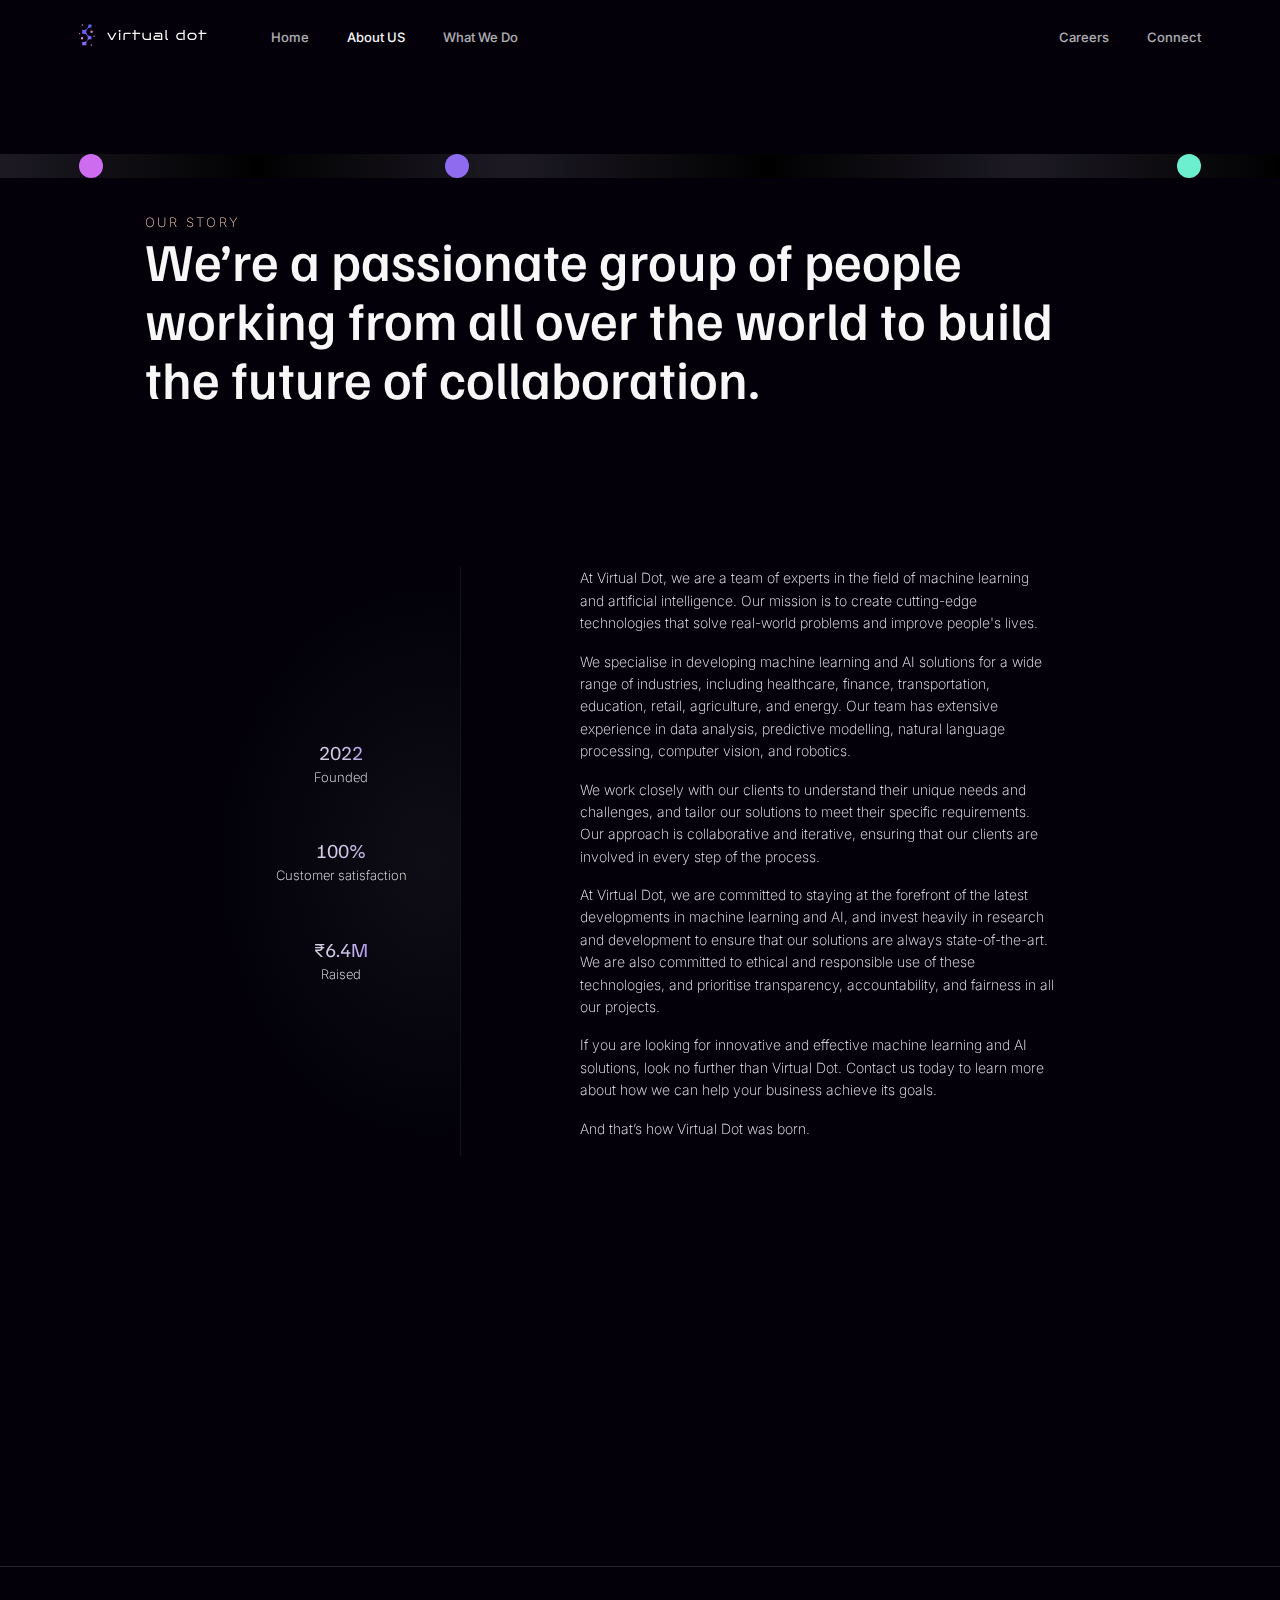
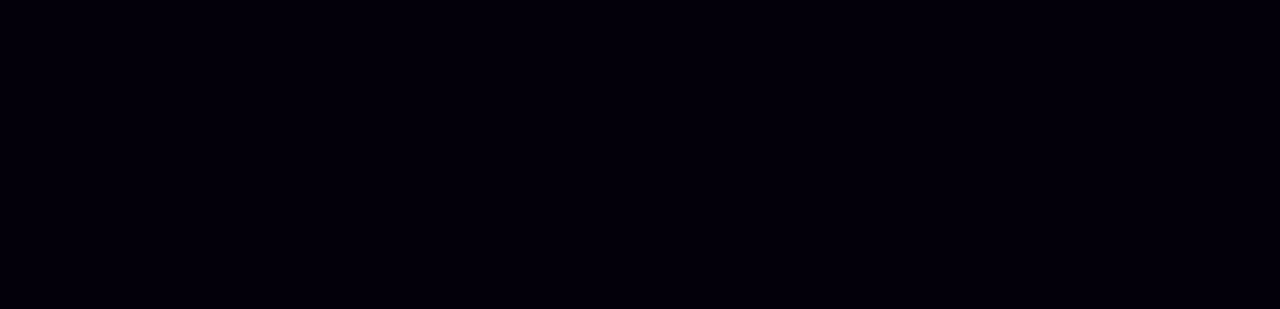
<file: about.html>
<!DOCTYPE html>
<html lang="en">
  <head>
    <meta charset="UTF-8" />
    <meta name="viewport" content="width=device-width, initial-scale=1.0" />
    <title>Virtual Dot | About</title>
    <link
      rel="stylesheet"
      href="https://cdn.jsdelivr.net/npm/swiper@11/swiper-bundle.min.css"
    />
    <link href="https://unpkg.com/aos@2.3.1/dist/aos.css" rel="stylesheet" />
    <link rel="stylesheet" href="./assets/css/base.css" />
    <link rel="stylesheet" href="./assets/css/main.css" />
  </head>
  <body>
    <!-- header -->
    <header class="header" id="header">
      <div class="container">
        <div class="header-main">
          <div class="logo">
            <a href="/">
              <img
                src="./assets/images/logo.svg"
                alt="logo virtualDot"
                width="155"
                height="26"
              />
            </a>
          </div>
          <!-- navmenu -->
          <button class="nav-btn" id="navbtn">
            <span></span>
            <span></span>
            <span></span>
          </button>
          <nav class="navMenu" id="navbar">
            <ul class="navList">
              <li>
                <a href="/">Home</a>
              </li>
              <li class="active">
                <a href="./about.html">About US</a>
              </li>
              <li>
                <a href="#">What We Do</a>
              </li>
            </ul>
            <ul class="navList">
              <li>
                <a href="#">Careers</a>
              </li>
              <li>
                <a href="#">Connect</a>
              </li>
            </ul>
          </nav>
        </div>
      </div>
    </header>

    <main class="main">
      <!-- banner section -->
      <section class="about-banner section-padding">
        <div class="shape-about">
          <div class="shape-width container">
            <span></span>
            <span></span>
            <span class="transparent"></span>
            <span></span>
          </div>
        </div>
        <div class="container">
          <div class="about-wrapper" data-aos="fade-up">
            <span class="subhead">Our story</span>
            <h1>
              We’re a passionate group of people working from all over the world
              to build the future of collaboration.
            </h1>
          </div>
        </div>
      </section>

      <!-- about us section -->
      <section class="about-us section-padding">
        <div class="container">
          <div class="about-grid">
            <div class="about-projects" data-aos="fade-right">
              <div class="about-block">
                <h5>2022</h5>
                <span>Founded</span>
              </div>
              <div class="about-block">
                <h5>100%</h5>
                <span>Customer satisfaction</span>
              </div>
              <div class="about-block">
                <h5>₹6.4M</h5>
                <span>Raised</span>
              </div>
            </div>
            <div class="about-content" data-aos="fade-left">
              <p>
                At Virtual Dot, we are a team of experts in the field of machine
                learning and artificial intelligence. Our mission is to create
                cutting-edge technologies that solve real-world problems and
                improve people's lives.
              </p>
              <p>
                We specialise in developing machine learning and AI solutions
                for a wide range of industries, including healthcare, finance,
                transportation, education, retail, agriculture, and energy. Our
                team has extensive experience in data analysis, predictive
                modelling, natural language processing, computer vision, and
                robotics.
              </p>
              <p>
                We work closely with our clients to understand their unique
                needs and challenges, and tailor our solutions to meet their
                specific requirements. Our approach is collaborative and
                iterative, ensuring that our clients are involved in every step
                of the process.
              </p>
              <p>
                At Virtual Dot, we are committed to staying at the forefront of
                the latest developments in machine learning and AI, and invest
                heavily in research and development to ensure that our solutions
                are always state-of-the-art. We are also committed to ethical
                and responsible use of these technologies, and prioritise
                transparency, accountability, and fairness in all our projects.
              </p>
              <p>
                If you are looking for innovative and effective machine learning
                and AI solutions, look no further than Virtual Dot. Contact us
                today to learn more about how we can help your business achieve
                its goals.
              </p>
              <p>And that’s how Virtual Dot was born.</p>
            </div>
          </div>
        </div>
      </section>

      <!-- our value section -->
      <section class="our-value section-padding">
        <div class="container">
          <div class="heading" data-aos="fade-up">
            <span class="subhead">our values</span>
            <h3>Our values are the catalyst for all of our endeavors</h3>
          </div>
          <div class="values-wrapper">
            <div class="value-box"></div>
          </div>
        </div>
      </section>
    </main>

    <!-- footer -->
    <footer class="footer">
      <div class="container">
        <div class="footer-main" data-aos="fade-up">
          <div class="footer-about">
            <a href="#" class="footer-logo">
              <img
                src="./assets/images/logo.svg"
                alt="footer logo"
                width="155"
                height="26"
              />
            </a>
            <p>
              Lorem ipsum dolor sit amet, consectetur adipiscing elit. Nullam
              dictum aliquet accumsan porta lectus ridiculus in mattis. Netus
              sodales in volutpat ullamcorper amet adipiscing fermentum.
            </p>
            <div class="social-links">
              <ul class="social">
                <li>
                  <a href="#">
                    <img
                      src="./assets/images/social-icons/git.svg"
                      alt="social image"
                      width="20"
                      height="20"
                    />
                  </a>
                </li>
                <li>
                  <a href="#">
                    <img
                      src="./assets/images/social-icons/discord.svg"
                      alt="social image"
                      width="20"
                      height="20"
                    />
                  </a>
                </li>
                <li>
                  <a href="#">
                    <img
                      src="./assets/images/social-icons/twitter.svg"
                      alt="social image"
                      width="20"
                      height="20"
                    />
                  </a>
                </li>
                <li>
                  <a href="#">
                    <img
                      src="./assets/images/social-icons/linkedin.svg"
                      alt="social image"
                      width="20"
                      height="20"
                    />
                  </a>
                </li>
                <li>
                  <a href="#">
                    <img
                      src="./assets/images/social-icons/youtube.svg"
                      alt="social image"
                      width="20"
                      height="20"
                    />
                  </a>
                </li>
              </ul>
            </div>
          </div>
          <div class="footer-navmenu">
            <h6 class="footer-head">Company</h6>
            <ul class="footer-menu">
              <li><a href="#">Home</a></li>
              <li><a href="#">About</a></li>
              <li><a href="#">What We Do</a></li>
              <li><a href="#">Careers</a></li>
            </ul>
          </div>
          <div class="footer-navmenu">
            <h6 class="footer-head">What we do</h6>
            <ul class="footer-menu">
              <li><a href="#">Our expertise</a></li>
              <li><a href="#">Our solutions</a></li>
              <li><a href="#">Other expertise</a></li>
            </ul>
          </div>
          <div class="footer-navmenu">
            <h6 class="footer-head">Resources</h6>
            <ul class="footer-menu">
              <li><a href="#">Connect</a></li>
              <li><a href="#">Terms and Conditions</a></li>
              <li><a href="#">Privacy Policy</a></li>
            </ul>
          </div>
        </div>
      </div>
    </footer>

    <script src="https://unpkg.com/aos@2.3.1/dist/aos.js"></script>
    <script src="https://cdn.jsdelivr.net/npm/swiper@11/swiper-bundle.min.js"></script>
    <script src="./assets/js/script.js"></script>
  </body>
</html>
</file>
<file: assets/css/base.css>
@import "variable.css";

*,
:after,
:before {
  box-sizing: border-box;
  margin: 0;
  padding: 0;
}

html {
  -ms-text-size-adjust: 100%;
  -webkit-text-size-adjust: 100%;
  box-sizing: border-box;
  -webkit-tap-highlight-color: transparent;
  -webkit-text-size-adjust: none;
  -webkit-font-smoothing: antialiased;
  -ms-text-size-adjust: none;
  scroll-behavior: smooth;
  font-size: 16px;
}

body {
  margin: 0;
  box-sizing: border-box;
  font-family: var(--inter-family);
  font-size: var(--base-font);
  line-height: 1.4;
  overflow-x: hidden;
  cursor: url(/assets/images/cursor.svg), auto;
  background-color: var(--primary-100);
  color: var(--secondary-100);
  font-weight: var(--font-weight-200);
}

h1,
h2,
h3,
h4,
h5,
h6 {
  font-family: var(--Familjen-family);
  line-height: 1.1;
  font-weight: var(--font-weight-500);
  margin-bottom: 10px;
}

h1 {
  font-size: var(--h1-font);
}

h2 {
  font-size: var(--h2-font);
}

h3 {
  font-size: var(--h3-font);
}

h4 {
  font-size: var(--h4-font);
}

h5 {
  font-size: var(--h5-font);
}

h6 {
  font-size: var(--h6-font);
}

a {
  display: inline-block;
  text-decoration: none;
  outline: none;
  cursor: pointer;
  transition: all 0.24s ease-in-out;
  cursor: pointer;
  color: var(--secondary-100);
}

img {
  max-width: 100%;
  height: auto;
}

ul {
  list-style: none;
  padding: 0;
  margin: 0;
}

p {
  margin-bottom: 1rem;
  line-height: 1.6;
}

input,
select,
textarea,
button,
a {
  text-decoration: none;
  outline: none;
  box-shadow: none;
}

::-moz-selection {
  color: var(--primary-100);
  background: var(--secondary-100);
  text-shadow: none;
}

::selection {
  color: var(--primary--100);
  background: var(--secondary-100);
  text-shadow: none;
}

::-webkit-scrollbar {
  width: 8px;
  background: var(--secondary-100);
  border-radius: 12px;
}

::-webkit-scrollbar-thumb {
  width: 4px;
  background: var(--primary-200);
  border-radius: 12px;
}

section {
  height: auto;
}
.container {
  max-width: 1240px;
  margin: 0 auto;
  width: 100%;
  padding-left: 15px;
  padding-right: 15px;
}

.section-padding-top {
  padding-top: clamp(80px, 5.729vw, 110px);
}
.section-padding-bottom {
  padding-bottom: clamp(70px, 5.208vw, 100px);
}
.section-padding {
  padding-top: clamp(80px, 5.729vw, 110px);
  padding-bottom: clamp(70px, 5.208vw, 100px);
}

.btn {
  font-weight: var(--font-weight-500);
  font-size: var(--font-md);
  padding: 10px 20px;
  border-radius: 100px;
  display: flex;
  align-items: center;
  gap: 10px;
  justify-content: center;
  width: max-content;
  transition: all 0.25s linear;
}
.btn-primary {
  background: var(--secondary-100);
  color: var(--primary-100);
}
.btn-primary:hover {
  background: rgba(247, 247, 248, 0.11);
  color: var(--secondary-100);
}
.btn svg path {
  transition: all 0.25s linear;
}
.btn-primary:hover svg path {
  fill: var(--secondary-100);
}
.btn-secondary {
  color: var(--secondary-100);
  background: rgba(247, 247, 248, 0.11);
}
.btn-secondary:hover {
  background: var(--secondary-100);
  color: var(--primary-100);
}
.btn-secondary:hover svg path {
  fill: var(--primary-100);
}

.flex {
  display: flex;
  align-items: center;
  justify-content: center;
  flex-wrap: wrap;
}

/* animation css */
</file>
<file: assets/css/main.css>
/* ==================== header css start here ======================= */
.header {
  padding: 20px 0;
  background: linear-gradient(
    90.09deg,
    rgba(3, 0, 10, 0.7) 0%,
    rgba(3, 0, 10, 0.4) 100%
  );
}
.header.sticky {
  position: fixed;
  top: 0;
  width: 100%;
  z-index: 99;
  backdrop-filter: blur(8px);
}

.header-main {
  display: flex;
  align-items: center;
  justify-content: space-between;
  gap: 10px 64px;
}

nav.navMenu {
  width: 100%;
  display: flex;
  align-items: center;
  justify-content: space-between;
  gap: 10px;
}
.navList {
  display: flex;
  align-items: center;
  gap: 10px 38px;
}
.navList li a {
  padding: 8px 0;
  font-size: var(--base-font);
  opacity: 0.7;
  font-weight: var(--font-weight-500);
}
.navList li a:hover,
.navList li.active a {
  opacity: 1;
}
button.nav-btn {
  display: none;
  flex-direction: column;
  gap: 5px;
  background: transparent;
  border: 0;
  padding: 0;
  position: relative;
  z-index: 3;
}
button.nav-btn span {
  display: inline-block;
  width: 30px;
  height: 3px;
  background: var(--secondary-100);
  border-radius: 30px;
  transition: all 0.25s linear;
}
button.nav-btn.active span:nth-child(2) {
  opacity: 0;
}

button.nav-btn.active span:first-child {
  transform: rotate(45deg);
  position: relative;
  top: 8px;
}

button.nav-btn.active span:last-child {
  transform: rotate(-45deg);
  top: -8px;
  position: relative;
}
nav.navMenu.active {
  display: block;
  position: absolute;
  right: 0;
  top: 0;
  background: var(--border-color);
  padding: 40px 0;
}

nav.navMenu.active ul.navList {
  flex-direction: column;
  display: flex;
}
/* ==================== header css end here ======================= */

/* ==================== footer css start here ======================= */
footer.footer {
  border-top: 1px solid rgb(247 247 248 / 13%);
  padding: clamp(40px, 4.167vw, 80px) 0;
}

.footer-about {
  display: flex;
  flex-direction: column;
  gap: 30px;
  width: 100%;
  max-width: 40%;
  color: var(--gray-color);
}

.footer-main {
  display: flex;
  flex-wrap: wrap;
  gap: 30px;
  justify-content: space-between;
}
h6.footer-head {
  margin-bottom: 30px;
  letter-spacing: 0.5px;
}

ul.footer-menu {
  display: grid;
  gap: 20px;
}

ul.footer-menu li a {
  color: var(--gray-color);
}
ul.footer-menu li a:hover {
  color: var(--secondary-100);
}

ul.social {
  display: flex;
  flex-wrap: wrap;
  gap: 16px;
  align-items: center;
  line-height: 0;
}
ul.social li a:hover {
  transform: scale(1.2);
}
/* ==================== footer css end here ======================= */

/* ==================== main Home page css start here ====================== */
/* --- banner section --- */
.banner-shape {
  padding-top: clamp(50px, 4.167vw, 80px);
  padding-bottom: clamp(40px, 3.125vw, 60px);
}
.banner-btn-text {
  max-width: 560px;
  margin: 0 auto;
  text-align: center;
  display: flex;
  flex-direction: column;
  gap: 30px;
  padding-bottom: clamp(40px, 3.125vw, 60px);
}
.banner-btn-text h5 {
  font-weight: var(--font-weight-400);
  line-height: 1.4;
  font-family: var(--inter-family);
}
.btn-sections {
  gap: 12px;
}
.logo-wrapper ul {
  gap: 20px 60px;
}

/* --- services section --- */
.heading {
  text-align: center;
  max-width: 670px;
  margin: 0 auto;
  display: flex;
  flex-direction: column;
  gap: 20px;
  padding-bottom: clamp(50px, 4.167vw, 80px);
}
.heading h5 {
  color: var(--gray-color);
  font-weight: var(--font-weight-400);
  font-family: var(--inter-family);
  line-height: 1.6;
}
.heading h5 span {
  display: block;
}
.services-grid-wrapper {
  display: grid;
  gap: 28px;
  grid-template-columns: repeat(4, 1fr);
}
.service-image img {
  width: 100%;
  max-height: 250px;
  object-fit: contain;
  min-height: 250px;
}
.services-column {
  background: var(--primary-200);
  border-radius: 24px;
}
.service-content {
  padding: 28px;
}
.service-content p {
  margin: 0;
  display: -webkit-box;
  -webkit-line-clamp: 2;
  -webkit-box-orient: vertical;
  overflow: hidden;
}
.services-column.one {
  grid-column: 1 / 3;
}

.services-column.four {
  grid-column: 1/ 3;
}

.services-column.five {
  grid-column: 3/5;
}

/* ----- solutions section ----- */
.row {
  display: -ms-flexbox;
  display: flex;
  -ms-flex-wrap: wrap;
  flex-wrap: wrap;
  margin-right: -15px;
  margin-left: -15px;
}
.col-md-6 {
  -ms-flex: 0 0 50%;
  flex: 0 0 50%;
  max-width: 50%;
  position: relative;
  width: 100%;
  padding-right: 15px;
  padding-left: 15px;
}
.alinc {
  align-items: center;
}
.content-left {
  font-size: var(--h6-font);
  display: flex;
  flex-direction: column;
  gap: 20px;
  max-width: 550px;
}
span.subhead {
  color: var(--ternary-100);
  text-transform: uppercase;
  letter-spacing: 2.4px;
}
.testimonial-wrapper {
  border-width: 24px;
  border-style: solid;
  border-image: radial-gradient(rgb(0, 0, 0, 0.9), rgba(255, 255, 255, 0.07));
  padding: 68px;
  border-image-slice: 1;
  position: relative;
}
.testimonial-wrapper::before {
  content: "";
  width: calc(100% + 48px);
  height: calc(100% + 48px);
  position: absolute;
  top: -24px;
  left: -24px;
  border: 24px solid transparent;
  border-image: url(../images/blockquote.svg) 24 stretch;
}
.testimonial-wrapper h4 {
  position: relative;
  padding: 0 30px;
}
.testimonial-wrapper h4::before {
  top: 0;
  content: "“";
  position: absolute;
  left: 0;
}
.testimonial-wrapper h4:after {
  content: "”";
}
.swiper {
  width: 100%;
  height: 100%;
}
.slide {
  display: flex;
  flex-direction: column;
  gap: 30px;
  overflow: hidden;
}
.author {
  display: flex;
  align-items: flex-start;
  gap: 15px;
  flex-wrap: wrap;
  padding: 0 30px;
}

.author-data .name {
  margin: 0;
  font-weight: var(--font-weight-500);
  letter-spacing: 0.5px;
}

.author-data span {
  color: #959499;
  font-size: 12px;
}

/* machine learning section */
.service-boxes {
  display: grid;
  grid-template-columns: repeat(3, 1fr);
  text-align: center;
  gap: 28px;
  padding: 28px;
}

.box {
  border: 1px solid #f7f7f821;
  border-radius: 12px;
  padding: 40px 20px 20px;
  font-weight: var(--font-weight-500);
  letter-spacing: 0.25px;
  display: flex;
  flex-direction: column;
  align-items: center;
  gap: 25px;
  min-width: 100%;
  transition: all 0.3s linear;
}
.box:hover {
  box-shadow: 0 0 40px 1px #ffffff1c;
}
.box p {
  margin: 0;
}
.box img {
  width: 50px;
  height: 50px;
}

.machine-learning-section {
  margin-bottom: clamp(70px, 5.208vw, 100px);
}
/* ==================== main Home page css end here ====================== */

/* ==================== About page css start here ====================== */
.about-wrapper {
  max-width: 990px;
  margin: 0 auto;
}
.shape-about {
  margin-bottom: 35px;
  height: 24px;
  width: 100%;
  background: linear-gradient(
    to left,
    rgb(0, 0, 0, 0.9),
    rgba(255, 255, 255, 0.1),
    rgb(0, 0, 0, 0.9),
    rgba(255, 255, 255, 0.1),
    rgb(0, 0, 0, 0.9),
    rgba(255, 255, 255, 0.1)
  );
}
.shape-about span {
  width: 24px;
  height: 24px;
  background: #6cefce;
  display: inline-block;
  border-radius: 100%;
}
.shape-about span:first-child {
  background: #ce6cef;
}
.shape-about span:nth-child(2) {
  background: #8f6cef;
}
.shape-about span.transparent {
  background: transparent;
}
.shape-width {
  display: flex;
  align-items: center;
  justify-content: space-between;
  flex-wrap: wrap;
}

.about-grid {
  display: flex;
  max-width: 85%;
  margin: 0 auto;
  justify-content: space-around;
}

.about-content {
  font-size: var(--h6-font);
  color: #f7f7f8;
  max-width: 50%;
  width: 100%;
}

.about-projects {
  width: 100%;
  max-width: 25%;
  display: flex;
  flex-direction: column;
  align-items: center;
  text-align: center;
  justify-content: center;
  gap: clamp(30px, 4.167vw, 80px);
  background: radial-gradient(
    91.61% 48.11% at 87.62% 50%,
    rgba(247, 247, 248, 0.05) 0%,
    rgba(247, 247, 248, 0) 100%
  );
  border-right: 1px solid #f7f7f814;
}
.about-block h5 {
  font-size: var(--font-lg);
  font-weight: var(--font-weight-400);
  background: linear-gradient(80deg, #d5d1e0 0%, #d2c9e8 48%, #ae97ed 100%);
  -webkit-background-clip: text;
  -webkit-text-fill-color: transparent;
  margin-bottom: 5px;
}
/* ==================== About page css end here ====================== */

/* ----- responsive css ----- */

@media screen and (max-width: 1499px) {
  .container {
    max-width: 90%;
  }
}

@media screen and (max-width: 1199px) {
  .service-boxes {
    padding: 0;
  }
  .service-content {
    padding: 20px;
  }
  .testimonial-wrapper {
    padding: 40px;
  }
}

@media screen and (max-width: 991px) {
  .service-boxes {
    gap: 15px;
  }
  .box {
    font-size: 12px;
  }
  .section-padding {
    padding-top: clamp(40px, 5.729vw, 110px);
    padding-bottom: clamp(40px, 5.208vw, 100px);
  }
}

@media screen and (max-width: 767px) {
  .container {
    max-width: 95%;
  }
  button.nav-btn {
    display: flex;
  }
  ul.navList {
    display: none;
  }
  nav.navMenu {
    height: 0;
    transition: transform 0.3s linear;
    transform: translateY(-150%);
    position: absolute;
    right: 0;
    top: 0;
  }
  nav.navMenu.active {
    display: block;
    background: var(--border-color);
    padding: 40px 0;
    height: auto;
    transform: translateY(0);
  }
  nav.navMenu.responsive {
    display: block;
  }
  .footer-about {
    max-width: 100%;
    gap: 15px;
  }
  ul.footer-menu {
    gap: 10px;
  }
  h6.footer-head {
    margin-bottom: 15px;
  }

  .services-grid-wrapper {
    grid-template-columns: repeat(2, 1fr);
  }
  .services-grid-wrapper .services-column {
    grid-column: auto;
  }
  .col-md-6 {
    -ms-flex: 0 0 100%;
    flex: 0 0 100%;
    max-width: 100%;
  }
  .testimonial-wrapper h4 {
    padding-right: 0;
  }
  .heading h5 span {
    display: inline;
  }
}

@media screen and (max-width: 575px) {
  .footer-navmenu {
    width: 100%;
  }
  .services-grid-wrapper {
    grid-template-columns: 1fr;
  }
  .testimonial-wrapper {
    padding: 0;
    border: none;
  }
  .testimonial-wrapper::before {
    content: "";
    width: calc(100% + 20px);
    height: calc(100% + 20px);
    position: absolute;
    top: -10px;
    left: -10px;
    border: 10px solid transparent;
    border-image: url(../images/blockquote.svg) 24 stretch;
  }
  .content-left {
    margin-bottom: 2rem;
  }
  .service-boxes {
    grid-template-columns: repeat(2, 1fr);
  }
}
</file>
